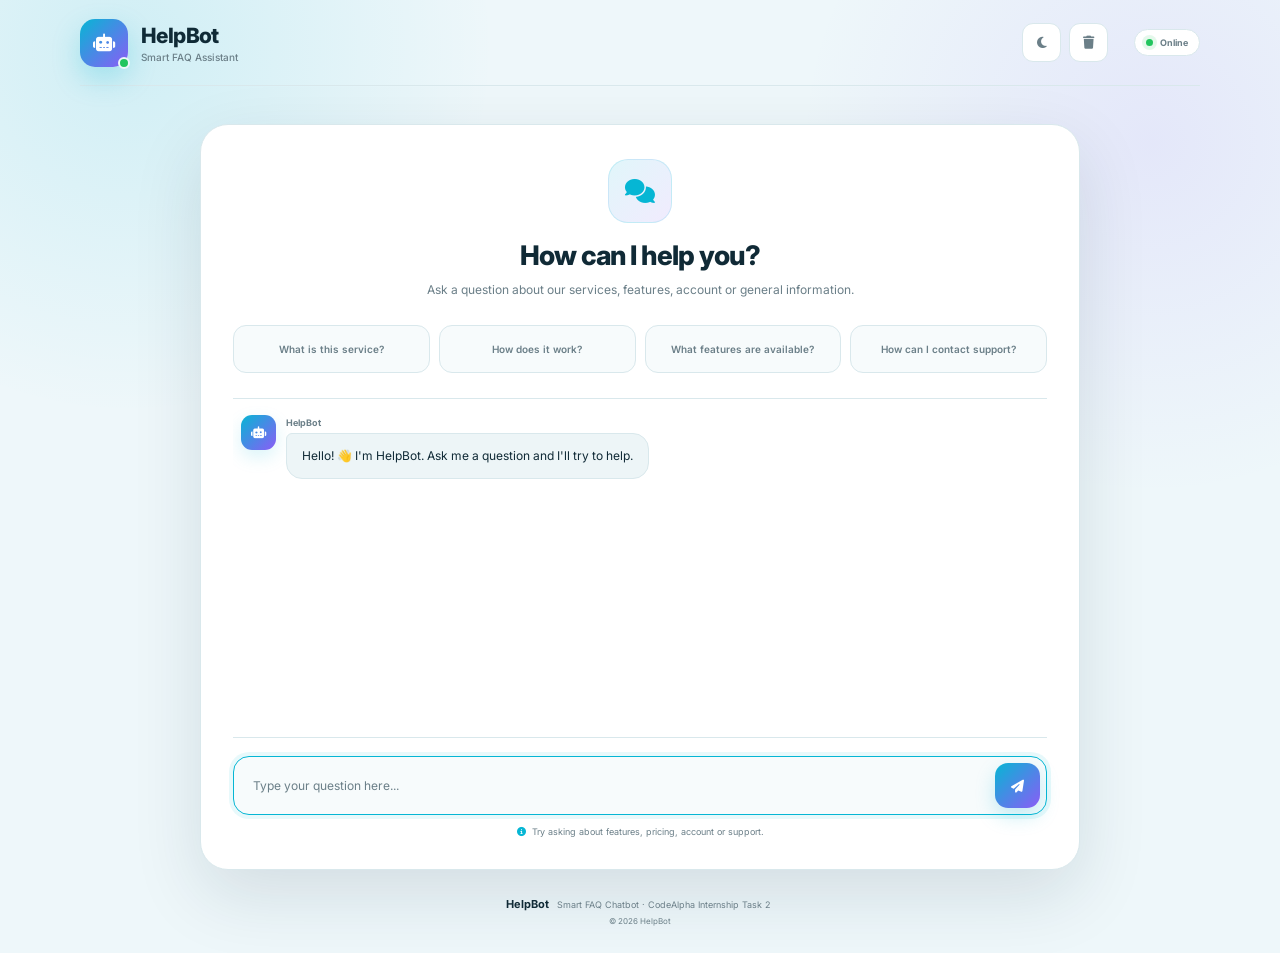
<file: CodeAlpha_FAQ_Chatbot/Index.html>
<!DOCTYPE html>
<html lang="en">

<head>
    <meta charset="UTF-8">
    <meta name="viewport" content="width=device-width, initial-scale=1.0">

    <title>HelpBot | Smart FAQ Assistant</title>

    <link rel="preconnect" href="https://fonts.googleapis.com">
    <link rel="preconnect" href="https://fonts.gstatic.com" crossorigin>

    <link href="https://fonts.googleapis.com/css2?family=Inter:wght@400;500;600;700;800&display=swap"
        rel="stylesheet">

    <link rel="stylesheet"
        href="https://cdnjs.cloudflare.com/ajax/libs/font-awesome/6.5.2/css/all.min.css">

    <link rel="stylesheet" href="style.css">
</head>

<body>

    <div class="app">

        <!-- ================= HEADER ================= -->

        <header class="header">

            <div class="brand">

                <div class="brand-icon">
                    <i class="fa-solid fa-robot"></i>
                </div>

                <div>
                    <h1>HelpBot</h1>
                    <span>Smart FAQ Assistant</span>
                </div>

            </div>


            <div class="header-actions">

                <button
                    id="themeBtn"
                    class="header-btn"
                    title="Toggle theme">

                    <i class="fa-solid fa-moon"></i>

                </button>

                <button
                    id="clearBtn"
                    class="header-btn"
                    title="Clear chat">

                    <i class="fa-solid fa-trash"></i>

                </button>

            </div>


            <div class="online-status">

                <span></span>

                Online

            </div>

        </header>


        <!-- ================= MAIN ================= -->

        <main class="chat-container">


            <!-- WELCOME -->

            <section class="welcome">

                <div class="welcome-icon">

                    <i class="fa-solid fa-comments"></i>

                </div>

                <h2>How can I help you?</h2>

                <p>
                    Ask a question about our services, features,
                    account or general information.
                </p>

            </section>


            <!-- QUICK QUESTIONS -->

            <div class="quick-questions">

                <button class="quick-btn">
                    What is this service?
                </button>

                <button class="quick-btn">
                    How does it work?
                </button>

                <button class="quick-btn">
                    What features are available?
                </button>

                <button class="quick-btn">
                    How can I contact support?
                </button>

            </div>


            <!-- CHAT -->

            <div
                class="chat-messages"
                id="chatMessages">


                <!-- DEFAULT BOT MESSAGE -->

                <div class="message bot-message">

                    <div class="avatar">

                        <i class="fa-solid fa-robot"></i>

                    </div>


                    <div class="message-content">

                        <span class="message-name">
                            HelpBot
                        </span>

                        <div class="bubble">

                            Hello! 👋 I'm HelpBot.
                            Ask me a question and I'll try to help.

                        </div>

                    </div>

                </div>

            </div>


            <!-- TYPING INDICATOR -->

            <div
                class="typing"
                id="typingIndicator">

                <span></span>
                <span></span>
                <span></span>

                <small>
                    HelpBot is typing...
                </small>

            </div>


            <!-- INPUT -->

            <div class="input-area">

                <input
                    type="text"
                    id="userInput"
                    placeholder="Type your question here..."
                    autocomplete="off">


                <button
                    id="sendBtn"
                    title="Send message">

                    <i class="fa-solid fa-paper-plane"></i>

                </button>

            </div>


            <!-- HINT -->

            <p class="hint">

                <i class="fa-solid fa-circle-info"></i>

                Try asking about features, pricing, account or support.

            </p>


        </main>


        <!-- ================= FOOTER ================= -->

        <footer>

            <strong>HelpBot</strong>

            <span>
                Smart FAQ Chatbot · CodeAlpha Internship Task 2
            </span>

            <small>
                © 2026 HelpBot
            </small>

        </footer>


    </div>


    <script src="script.js"></script>

</body>

</html>
</file>
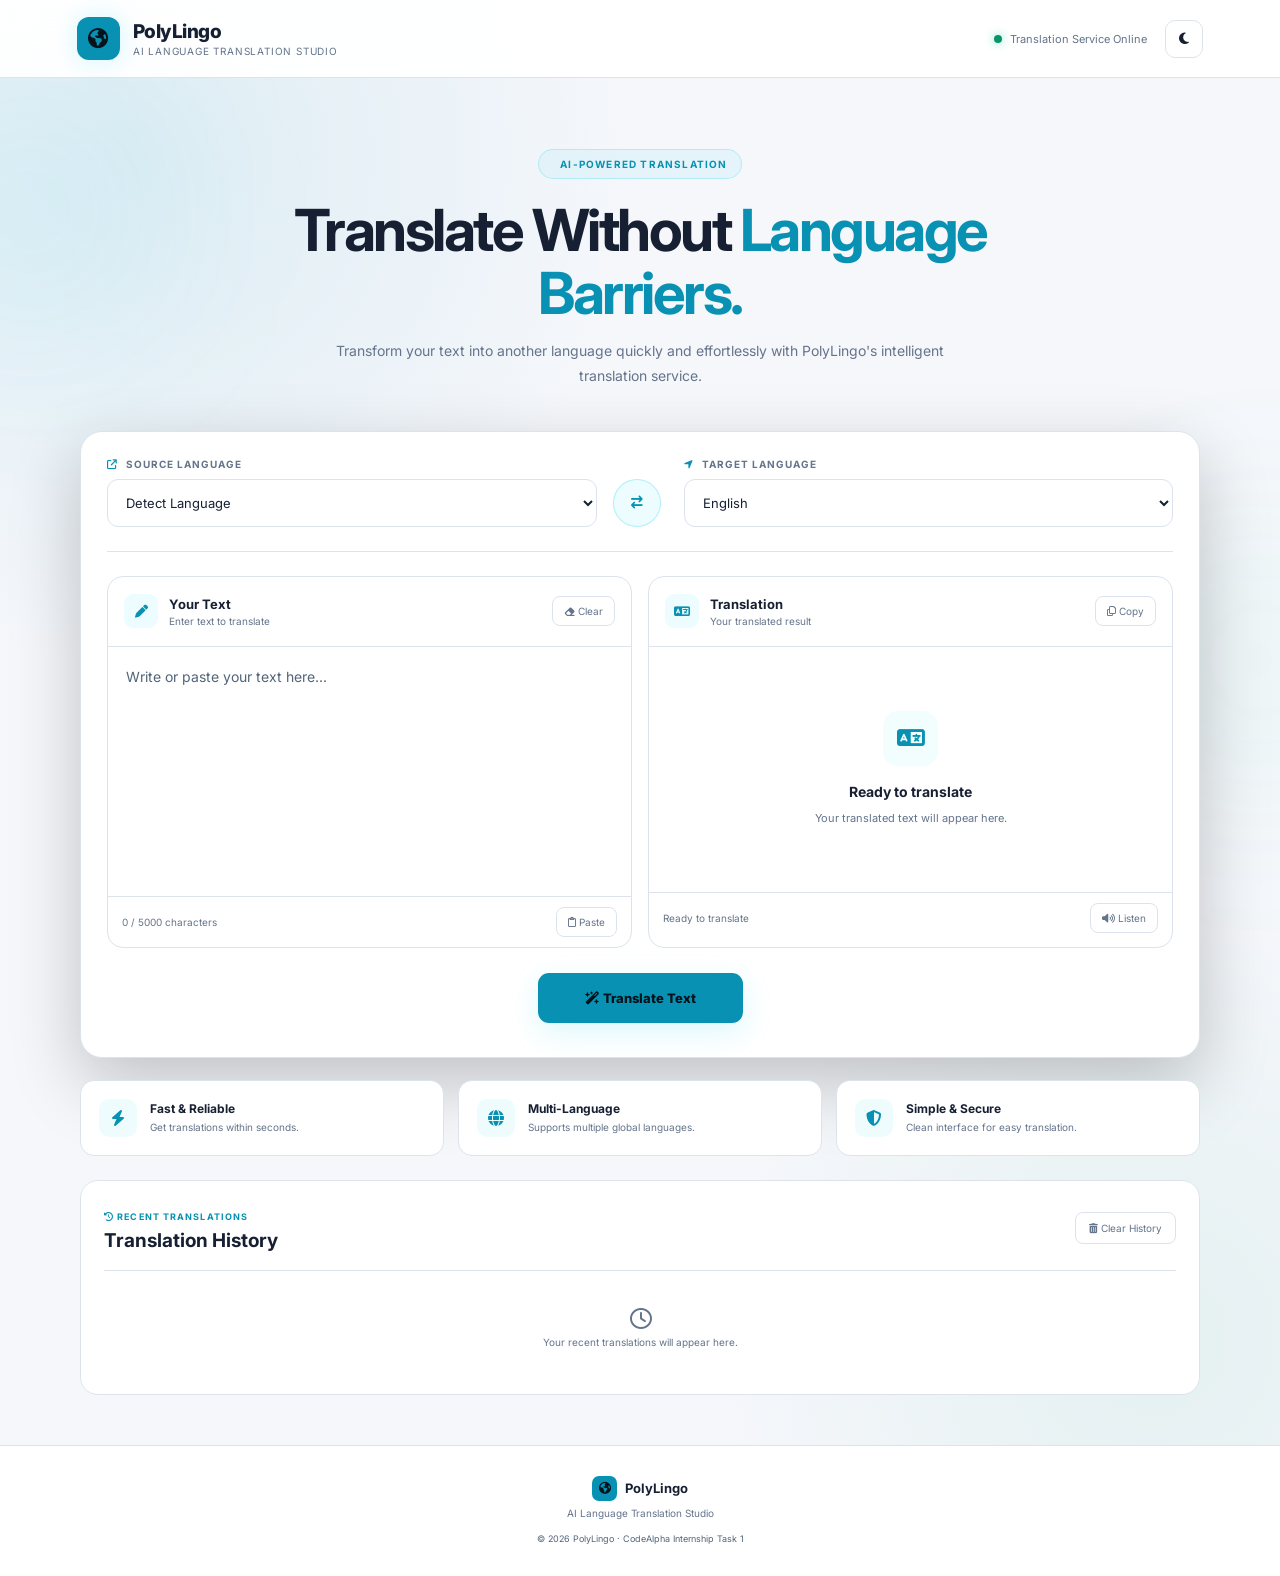
<file: CodeAlpha_Language_Translation_Tool/index.html>
<!DOCTYPE html>
<html lang="en">
<head>
    <meta charset="UTF-8">
    <meta name="viewport" content="width=device-width, initial-scale=1.0">

    <title>PolyLingo | AI Language Translation Studio</title>

    <link rel="preconnect" href="https://fonts.googleapis.com">
    <link rel="preconnect" href="https://fonts.gstatic.com" crossorigin>

    <link href="https://fonts.googleapis.com/css2?family=Inter:wght@400;500;600;700;800&display=swap"
          rel="stylesheet">

    <link rel="stylesheet"
          href="https://cdnjs.cloudflare.com/ajax/libs/font-awesome/6.5.2/css/all.min.css">

    <link rel="stylesheet" href="style.css">
</head>

<body>

    <!-- Background -->
    <div class="background-shape shape-one"></div>
    <div class="background-shape shape-two"></div>


    <!-- ================= HEADER ================= -->

    <header class="top-header">

        <div class="brand">

            <div class="brand-icon">
                <i class="fa-solid fa-earth-americas"></i>
            </div>

            <div class="brand-text">

                <h1>PolyLingo</h1>

                <span>
                    AI Language Translation Studio
                </span>

            </div>

        </div>


        <div class="header-actions">

            <div class="status">

                <span class="status-dot"></span>

                <span>
                    Translation Service Online
                </span>

            </div>


            <button
                class="icon-btn"
                id="themeToggle"
                title="Toggle Theme">

                <i class="fa-solid fa-moon"></i>

            </button>

        </div>

    </header>



    <!-- ================= MAIN ================= -->

    <main class="main-container">


        <!-- HERO -->

        <section class="hero-section">

            <div class="hero-badge">

                <i class="fa-solid fa-sparkles"></i>

                AI-POWERED TRANSLATION

            </div>


            <h2>

                Translate Without
                <span>Language Barriers.</span>

            </h2>


            <p>

                Transform your text into another language quickly and
                effortlessly with PolyLingo's intelligent translation service.

            </p>

        </section>



        <!-- ================= TRANSLATOR ================= -->

        <section class="translator-card">


            <!-- Language Selection -->

            <div class="language-bar">


                <div class="language-box">

                    <label for="sourceLanguage">

                        <i class="fa-solid fa-arrow-up-right-from-square"></i>

                        SOURCE LANGUAGE

                    </label>


                    <select id="sourceLanguage">

                        <option value="auto">
                            Detect Language
                        </option>

                        <option value="en">English</option>
                        <option value="mr">Marathi</option>
                        <option value="hi">Hindi</option>
                        <option value="gu">Gujarati</option>
                        <option value="bn">Bengali</option>
                        <option value="ta">Tamil</option>
                        <option value="te">Telugu</option>
                        <option value="kn">Kannada</option>
                        <option value="ml">Malayalam</option>
                        <option value="pa">Punjabi</option>

                        <option value="fr">French</option>
                        <option value="de">German</option>
                        <option value="es">Spanish</option>
                        <option value="it">Italian</option>
                        <option value="pt">Portuguese</option>
                        <option value="ru">Russian</option>
                        <option value="ja">Japanese</option>
                        <option value="ko">Korean</option>
                        <option value="zh">Chinese</option>
                        <option value="ar">Arabic</option>

                    </select>

                </div>



                <!-- Swap -->

                <button
                    class="swap-btn"
                    id="swapLanguages"
                    title="Swap Languages">

                    <i class="fa-solid fa-arrow-right-arrow-left"></i>

                </button>



                <!-- Target -->

                <div class="language-box">

                    <label for="targetLanguage">

                        <i class="fa-solid fa-location-arrow"></i>

                        TARGET LANGUAGE

                    </label>


                    <select id="targetLanguage">

                        <option value="en">English</option>
                        <option value="mr">Marathi</option>
                        <option value="hi">Hindi</option>
                        <option value="gu">Gujarati</option>
                        <option value="bn">Bengali</option>
                        <option value="ta">Tamil</option>
                        <option value="te">Telugu</option>
                        <option value="kn">Kannada</option>
                        <option value="ml">Malayalam</option>
                        <option value="pa">Punjabi</option>

                        <option value="fr">French</option>
                        <option value="de">German</option>
                        <option value="es">Spanish</option>
                        <option value="it">Italian</option>
                        <option value="pt">Portuguese</option>
                        <option value="ru">Russian</option>
                        <option value="ja">Japanese</option>
                        <option value="ko">Korean</option>
                        <option value="zh">Chinese</option>
                        <option value="ar">Arabic</option>

                    </select>

                </div>

            </div>



            <!-- ================= WORKSPACE ================= -->

            <div class="translation-area">


                <!-- INPUT -->

                <div class="text-panel">


                    <div class="panel-header">

                        <div class="panel-title">

                            <div class="panel-icon">
                                <i class="fa-solid fa-pen"></i>
                            </div>

                            <div>

                                <strong>
                                    Your Text
                                </strong>

                                <small>
                                    Enter text to translate
                                </small>

                            </div>

                        </div>


                        <button
                            class="small-btn"
                            id="clearText">

                            <i class="fa-solid fa-eraser"></i>

                            Clear

                        </button>

                    </div>



                    <textarea
                        id="inputText"
                        maxlength="5000"
                        placeholder="Write or paste your text here..."></textarea>



                    <div class="panel-footer">

                        <span id="characterCount">
                            0 / 5000 characters
                        </span>


                        <button
                            class="small-btn"
                            id="pasteText">

                            <i class="fa-regular fa-clipboard"></i>

                            Paste

                        </button>

                    </div>

                </div>



                <!-- OUTPUT -->

                <div class="text-panel output-panel">


                    <div class="panel-header">

                        <div class="panel-title">

                            <div class="panel-icon">
                                <i class="fa-solid fa-language"></i>
                            </div>

                            <div>

                                <strong>
                                    Translation
                                </strong>

                                <small>
                                    Your translated result
                                </small>

                            </div>

                        </div>


                        <button
                            class="small-btn"
                            id="copyTranslation">

                            <i class="fa-regular fa-copy"></i>

                            Copy

                        </button>

                    </div>



                    <div
                        class="translation-result"
                        id="translationResult">


                        <div class="empty-state">

                            <div class="empty-icon">

                                <i class="fa-solid fa-language"></i>

                            </div>


                            <h3>
                                Ready to translate
                            </h3>


                            <p>

                                Your translated text will appear here.

                            </p>

                        </div>


                    </div>



                    <div class="panel-footer">

                        <span id="translationStatus">

                            Ready to translate

                        </span>


                        <button
                            class="small-btn"
                            id="speakTranslation">

                            <i class="fa-solid fa-volume-high"></i>

                            Listen

                        </button>

                    </div>

                </div>

            </div>



            <!-- ================= ACTION ================= -->

            <div class="translate-action">


                <button
                    class="translate-btn"
                    id="translateBtn">


                    <span class="btn-content">

                        <i class="fa-solid fa-wand-magic-sparkles"></i>

                        Translate Text

                    </span>


                    <span
                        class="loading-content"
                        id="loadingContent">

                        <i class="fa-solid fa-spinner fa-spin"></i>

                        Translating...

                    </span>


                </button>

            </div>



            <!-- ERROR -->

            <div
                class="error-message"
                id="errorMessage">

                <i class="fa-solid fa-circle-exclamation"></i>

                <span id="errorText">
                    Something went wrong.
                </span>

            </div>

        </section>



        <!-- ================= FEATURES ================= -->

        <section class="features-section">


            <div class="feature-card">

                <div class="feature-icon">

                    <i class="fa-solid fa-bolt"></i>

                </div>


                <div>

                    <h3>
                        Fast & Reliable
                    </h3>

                    <p>
                        Get translations within seconds.
                    </p>

                </div>

            </div>



            <div class="feature-card">

                <div class="feature-icon">

                    <i class="fa-solid fa-globe"></i>

                </div>


                <div>

                    <h3>
                        Multi-Language
                    </h3>

                    <p>
                        Supports multiple global languages.
                    </p>

                </div>

            </div>



            <div class="feature-card">

                <div class="feature-icon">

                    <i class="fa-solid fa-shield-halved"></i>

                </div>


                <div>

                    <h3>
                        Simple & Secure
                    </h3>

                    <p>
                        Clean interface for easy translation.
                    </p>

                </div>

            </div>


        </section>



        <!-- ================= HISTORY ================= -->

        <section class="history-section">


            <div class="section-heading">


                <div>

                    <span class="section-label">

                        <i class="fa-solid fa-clock-rotate-left"></i>

                        RECENT TRANSLATIONS

                    </span>


                    <h2>
                        Translation History
                    </h2>

                </div>


                <button
                    class="clear-history-btn"
                    id="clearHistory">

                    <i class="fa-solid fa-trash-can"></i>

                    Clear History

                </button>

            </div>



            <div
                class="history-list"
                id="historyList">


                <div class="history-empty">

                    <i class="fa-regular fa-clock"></i>

                    <p>
                        Your recent translations will appear here.
                    </p>

                </div>


            </div>

        </section>

    </main>



    <!-- ================= FOOTER ================= -->

    <footer class="footer">


        <div class="footer-brand">

            <div class="footer-logo">

                <i class="fa-solid fa-earth-americas"></i>

            </div>


            <strong>
                PolyLingo
            </strong>

        </div>


        <p>
            AI Language Translation Studio
        </p>


        <span>
            © 2026 PolyLingo · CodeAlpha Internship Task 1
        </span>

    </footer>



    <!-- JavaScript -->

    <script src="script.js"></script>

</body>

</html>
</file>
<file: CodeAlpha_FAQ_Chatbot/style.css>
/* ==========================================
   HelpBot - Modern FAQ Chatbot
   CodeAlpha Internship - Task 2
========================================== */

* {
    margin: 0;
    padding: 0;
    box-sizing: border-box;
}

:root {
    --primary: #06b6d4;
    --primary-dark: #0891b2;
    --accent: #8b5cf6;

    --bg: #eef7fa;
    --card: #ffffff;
    --surface: #f7fbfc;
    --surface-2: #edf5f7;

    --text: #102a36;
    --muted: #6b7f88;

    --border: #d9e8ec;
    --bot: #edf5f7;

    --shadow: 0 25px 70px rgba(16, 42, 54, 0.12);
}

body.dark {
    --bg: #071116;
    --card: #0d1b21;
    --surface: #102229;
    --surface-2: #142a32;

    --text: #edfaff;
    --muted: #91aab3;

    --border: #1e3942;
    --bot: #142b33;

    --shadow: 0 25px 70px rgba(0, 0, 0, 0.42);
}

body {
    min-height: 100vh;

    font-family: "Inter", sans-serif;

    background:
        radial-gradient(
            circle at 10% 5%,
            rgba(6, 182, 212, 0.13),
            transparent 25%
        ),
        radial-gradient(
            circle at 90% 15%,
            rgba(139, 92, 246, 0.10),
            transparent 25%
        ),
        var(--bg);

    color: var(--text);

    transition:
        background 0.3s ease,
        color 0.3s ease;
}

button,
input {
    font-family: inherit;
}

button {
    cursor: pointer;
}


/* ==========================================
   APP
========================================== */

.app {
    width: min(1120px, 94%);

    min-height: 100vh;

    margin: auto;

    display: flex;
    flex-direction: column;
}


/* ==========================================
   HEADER
========================================== */

.header {
    min-height: 86px;

    display: flex;
    align-items: center;

    position: relative;

    border-bottom: 1px solid var(--border);
}


/* BRAND */

.brand {
    display: flex;

    align-items: center;

    gap: 13px;
}

.brand-icon {
    width: 48px;
    height: 48px;

    display: flex;

    align-items: center;
    justify-content: center;

    border-radius: 15px;

    background:
        linear-gradient(
            135deg,
            var(--primary),
            var(--accent)
        );

    color: white;

    font-size: 18px;

    box-shadow:
        0 12px 28px rgba(6, 182, 212, 0.25);

    position: relative;
}

.brand-icon::after {
    content: "";

    position: absolute;

    width: 8px;
    height: 8px;

    right: -2px;
    bottom: -2px;

    border-radius: 50%;

    background: #22c55e;

    border: 2px solid var(--bg);
}

.brand h1 {
    font-size: 21px;

    font-weight: 800;

    letter-spacing: -0.6px;
}

.brand span {
    display: block;

    margin-top: 3px;

    color: var(--muted);

    font-size: 10px;

    font-weight: 500;
}


/* HEADER ACTIONS */

.header-actions {
    margin-left: auto;

    display: flex;

    align-items: center;

    gap: 8px;

    margin-right: 92px;
}

.header-btn {
    width: 39px;
    height: 39px;

    display: flex;

    align-items: center;
    justify-content: center;

    border: 1px solid var(--border);

    border-radius: 11px;

    background: var(--card);

    color: var(--muted);

    font-size: 13px;

    transition: 0.25s ease;
}

.header-btn:hover {
    color: var(--primary);

    border-color: var(--primary);

    transform: translateY(-2px);

    box-shadow:
        0 8px 20px rgba(6, 182, 212, 0.12);
}


/* ONLINE */

.online-status {
    position: absolute;

    right: 0;

    display: flex;

    align-items: center;

    gap: 7px;

    padding: 7px 11px;

    border: 1px solid var(--border);

    border-radius: 50px;

    background: var(--card);

    color: var(--muted);

    font-size: 9px;

    font-weight: 700;
}

.online-status span {
    width: 7px;
    height: 7px;

    border-radius: 50%;

    background: #22c55e;

    box-shadow:
        0 0 0 4px rgba(34, 197, 94, 0.12);
}


/* ==========================================
   CHAT CONTAINER
========================================== */

.chat-container {
    width: min(880px, 100%);

    margin: 38px auto 0;

    padding: 32px;

    background: rgba(255, 255, 255, 0.72);

    background-color: var(--card);

    border: 1px solid var(--border);

    border-radius: 28px;

    box-shadow: var(--shadow);

    transition:
        background 0.3s ease,
        border 0.3s ease;
}


/* ==========================================
   WELCOME
========================================== */

.welcome {
    text-align: center;

    padding: 2px 10px 25px;
}

.welcome-icon {
    width: 64px;
    height: 64px;

    margin: 0 auto 16px;

    display: flex;

    align-items: center;
    justify-content: center;

    border-radius: 20px;

    background:
        linear-gradient(
            135deg,
            rgba(6, 182, 212, 0.12),
            rgba(139, 92, 246, 0.12)
        );

    border: 1px solid rgba(6, 182, 212, 0.15);

    color: var(--primary);

    font-size: 24px;

    animation: floatIcon 3s ease-in-out infinite;
}

@keyframes floatIcon {
    0%,
    100% {
        transform: translateY(0);
    }

    50% {
        transform: translateY(-5px);
    }
}

.welcome h2 {
    font-size: 27px;

    font-weight: 800;

    letter-spacing: -1px;

    margin-bottom: 8px;
}

.welcome p {
    max-width: 540px;

    margin: auto;

    color: var(--muted);

    font-size: 12px;

    line-height: 1.7;
}


/* ==========================================
   QUICK QUESTIONS
========================================== */

.quick-questions {
    display: grid;

    grid-template-columns:
        repeat(4, 1fr);

    gap: 9px;

    margin-bottom: 25px;
}

.quick-btn {
    min-height: 48px;

    padding: 9px 11px;

    border: 1px solid var(--border);

    border-radius: 13px;

    background: var(--surface);

    color: var(--muted);

    font-size: 10px;

    font-weight: 600;

    line-height: 1.4;

    transition:
        transform 0.25s ease,
        border 0.25s ease,
        color 0.25s ease,
        background 0.25s ease;
}

.quick-btn:hover {
    transform: translateY(-3px);

    border-color: var(--primary);

    color: var(--primary);

    background:
        rgba(6, 182, 212, 0.07);

    box-shadow:
        0 8px 20px rgba(6, 182, 212, 0.10);
}


/* ==========================================
   CHAT MESSAGES
========================================== */

.chat-messages {
    min-height: 340px;

    max-height: 440px;

    overflow-y: auto;

    padding: 16px 8px;

    display: flex;

    flex-direction: column;

    gap: 20px;

    border-top: 1px solid var(--border);

    border-bottom: 1px solid var(--border);

    scroll-behavior: smooth;
}

.chat-messages::-webkit-scrollbar {
    width: 5px;
}

.chat-messages::-webkit-scrollbar-track {
    background: transparent;
}

.chat-messages::-webkit-scrollbar-thumb {
    background: var(--border);

    border-radius: 20px;
}


/* ==========================================
   MESSAGE
========================================== */

.message {
    display: flex;

    align-items: flex-start;

    gap: 10px;

    max-width: 78%;

    animation:
        messageIn 0.3s ease;
}

@keyframes messageIn {
    from {
        opacity: 0;

        transform:
            translateY(8px)
            scale(0.98);
    }

    to {
        opacity: 1;

        transform:
            translateY(0)
            scale(1);
    }
}

.bot-message {
    align-self: flex-start;
}

.user-message {
    align-self: flex-end;

    flex-direction: row-reverse;
}


/* ==========================================
   AVATAR
========================================== */

.avatar {
    width: 35px;
    height: 35px;

    flex-shrink: 0;

    display: flex;

    align-items: center;
    justify-content: center;

    border-radius: 11px;

    background:
        linear-gradient(
            135deg,
            var(--primary),
            var(--accent)
        );

    color: white;

    font-size: 12px;

    box-shadow:
        0 7px 18px rgba(6, 182, 212, 0.15);
}

.user-message .avatar {
    background: var(--surface-2);

    color: var(--text);

    border: 1px solid var(--border);

    box-shadow: none;
}


/* ==========================================
   MESSAGE CONTENT
========================================== */

.message-content {
    min-width: 0;
}

.message-name {
    display: block;

    margin: 2px 0 5px;

    color: var(--muted);

    font-size: 9px;

    font-weight: 700;
}


/* ==========================================
   BUBBLE
========================================== */

.bubble {
    padding: 12px 15px;

    border-radius:
        6px 16px 16px 16px;

    background: var(--bot);

    border: 1px solid var(--border);

    color: var(--text);

    font-size: 12px;

    line-height: 1.65;

    word-wrap: break-word;
}

.user-message .bubble {
    border-radius:
        16px 6px 16px 16px;

    border: none;

    background:
        linear-gradient(
            135deg,
            var(--primary),
            var(--accent)
        );

    color: white;

    box-shadow:
        0 8px 20px rgba(6, 182, 212, 0.16);
}


/* ==========================================
   TYPING INDICATOR
========================================== */

.typing {
    display: none;

    align-items: center;

    gap: 4px;

    margin:
        10px 0
        10px 45px;
}

.typing span {
    width: 6px;
    height: 6px;

    border-radius: 50%;

    background: var(--primary);

    animation:
        typing 1.2s infinite;
}

.typing span:nth-child(2) {
    animation-delay: 0.15s;
}

.typing span:nth-child(3) {
    animation-delay: 0.3s;
}

@keyframes typing {
    0%,
    60%,
    100% {
        transform: translateY(0);

        opacity: 0.35;
    }

    30% {
        transform: translateY(-5px);

        opacity: 1;
    }
}

.typing small {
    margin-left: 6px;

    color: var(--muted);

    font-size: 9px;
}


/* ==========================================
   INPUT AREA
========================================== */

.input-area {
    display: flex;

    align-items: center;

    gap: 9px;

    margin-top: 18px;

    padding: 6px;

    border: 1px solid var(--border);

    border-radius: 16px;

    background: var(--surface);

    transition:
        border 0.25s ease,
        box-shadow 0.25s ease;
}

.input-area:focus-within {
    border-color: var(--primary);

    box-shadow:
        0 0 0 4px
        rgba(6, 182, 212, 0.09);
}

.input-area input {
    flex: 1;

    height: 45px;

    padding: 0 13px;

    border: none;

    outline: none;

    background: transparent;

    color: var(--text);

    font-size: 12px;
}

.input-area input::placeholder {
    color: var(--muted);
}

.input-area button {
    width: 45px;
    height: 45px;

    flex-shrink: 0;

    border: none;

    border-radius: 13px;

    background:
        linear-gradient(
            135deg,
            var(--primary),
            var(--accent)
        );

    color: white;

    font-size: 13px;

    box-shadow:
        0 8px 20px
        rgba(6, 182, 212, 0.22);

    transition:
        transform 0.25s ease,
        box-shadow 0.25s ease;
}

.input-area button:hover {
    transform:
        translateY(-2px)
        scale(1.03);

    box-shadow:
        0 12px 25px
        rgba(6, 182, 212, 0.28);
}

.input-area button:active {
    transform: scale(0.96);
}


/* ==========================================
   HINT
========================================== */

.hint {
    margin-top: 11px;

    text-align: center;

    color: var(--muted);

    font-size: 9px;
}

.hint i {
    margin-right: 3px;

    color: var(--primary);
}


/* ==========================================
   FOOTER
========================================== */

footer {
    margin-top: auto;

    padding: 27px 10px;

    text-align: center;

    color: var(--muted);

    font-size: 9px;
}

footer strong {
    color: var(--text);

    font-size: 11px;
}

footer span {
    margin: 0 5px;
}

footer small {
    display: block;

    margin-top: 5px;

    font-size: 8px;
}


/* ==========================================
   DARK MODE TRANSITION
========================================== */

.header,
.chat-container,
.quick-btn,
.bubble,
.input-area,
.header-btn,
.online-status,
.avatar {
    transition:
        background 0.3s ease,
        color 0.3s ease,
        border-color 0.3s ease,
        box-shadow 0.3s ease;
}


/* ==========================================
   RESPONSIVE
========================================== */

@media (max-width: 800px) {

    .quick-questions {
        grid-template-columns:
            repeat(2, 1fr);
    }

    .chat-container {
        padding: 25px;
    }

    .header-actions {
        margin-right: 82px;
    }
}


@media (max-width: 600px) {

    .app {
        width: 94%;
    }

    .header {
        min-height: 75px;
    }

    .brand h1 {
        font-size: 19px;
    }

    .online-status {
        display: none;
    }

    .header-actions {
        margin-right: 0;
    }

    .chat-container {
        margin-top: 24px;

        padding: 18px;

        border-radius: 21px;
    }

    .welcome h2 {
        font-size: 23px;
    }

    .welcome p {
        font-size: 11px;
    }

    .quick-questions {
        grid-template-columns:
            1fr 1fr;

        gap: 7px;
    }

    .quick-btn {
        font-size: 9px;

        min-height: 45px;
    }

    .chat-messages {
        min-height: 300px;

        max-height: 390px;

        padding: 13px 4px;
    }

    .message {
        max-width: 90%;
    }
}


@media (max-width: 430px) {

    .brand-icon {
        width: 42px;
        height: 42px;

        border-radius: 13px;
    }

    .brand h1 {
        font-size: 17px;
    }

    .brand span {
        font-size: 8px;
    }

    .header-btn {
        width: 36px;
        height: 36px;
    }

    .chat-container {
        padding: 14px;
    }

    .welcome-icon {
        width: 54px;
        height: 54px;

        font-size: 21px;
    }

    .welcome h2 {
        font-size: 21px;
    }

    .quick-questions {
        grid-template-columns: 1fr;
    }

    .message {
        max-width: 94%;
    }

    .bubble {
        font-size: 11px;

        
        padding: 10px 12px;
    }

    .input-area input {
        font-size: 11px;
    }

    footer span {
        display: block;

        margin: 5px 0;
    }
}
</file>
<file: CodeAlpha_Language_Translation_Tool/style.css>
@import url('https://fonts.googleapis.com/css2?family=Inter:wght@400;500;600;700;800&display=swap');

* {
    margin: 0;
    padding: 0;
    box-sizing: border-box;
}

:root {
    --bg: #07111f;
    --bg2: #0b1728;
    --card: #101e30;
    --card2: #0d1929;
    --border: #20334a;
    --text: #f3f7fb;
    --muted: #8fa3b8;
    --primary: #22d3ee;
    --primary-dark: #0891b2;
    --green: #34d399;
    --danger: #fb7185;
}

html {
    scroll-behavior: smooth;
}

body {
    min-height: 100vh;
    font-family: "Inter", sans-serif;
    color: var(--text);
    background:
        radial-gradient(circle at 10% 10%, rgba(34,211,238,.10), transparent 28%),
        radial-gradient(circle at 90% 85%, rgba(52,211,153,.07), transparent 25%),
        var(--bg);
}

/* ================= BACKGROUND ================= */

.background-shape {
    position: fixed;
    border-radius: 50%;
    filter: blur(90px);
    pointer-events: none;
    z-index: -1;
}

.shape-one {
    width: 260px;
    height: 260px;
    background: rgba(34,211,238,.07);
    top: 80px;
    left: -100px;
}

.shape-two {
    width: 280px;
    height: 280px;
    background: rgba(52,211,153,.05);
    right: -120px;
    bottom: 100px;
}

/* ================= HEADER ================= */

.top-header {
    height: 78px;
    padding: 0 6%;
    display: flex;
    align-items: center;
    justify-content: space-between;
    background: rgba(7,17,31,.88);
    border-bottom: 1px solid var(--border);
    backdrop-filter: blur(18px);
    position: sticky;
    top: 0;
    z-index: 100;
}

.brand {
    display: flex;
    align-items: center;
    gap: 13px;
}

.brand-icon {
    width: 43px;
    height: 43px;
    display: flex;
    align-items: center;
    justify-content: center;
    border-radius: 12px;
    color: #06131d;
    background: var(--primary);
    font-size: 20px;
    box-shadow: 0 0 25px rgba(34,211,238,.20);
}

.brand-text h1 {
    font-size: 19px;
    font-weight: 800;
    letter-spacing: -.5px;
}

.brand-text span {
    display: block;
    margin-top: 2px;
    font-size: 10px;
    color: var(--muted);
    letter-spacing: .8px;
    text-transform: uppercase;
}

.header-actions {
    display: flex;
    align-items: center;
    gap: 18px;
}

.status {
    display: flex;
    align-items: center;
    gap: 8px;
    font-size: 11px;
    color: var(--muted);
}

.status-dot {
    width: 8px;
    height: 8px;
    border-radius: 50%;
    background: var(--green);
    box-shadow: 0 0 10px rgba(52,211,153,.7);
}

.icon-btn {
    width: 38px;
    height: 38px;
    border: 1px solid var(--border);
    border-radius: 10px;
    background: var(--card);
    color: var(--text);
    cursor: pointer;
    transition: .25s;
}

.icon-btn:hover {
    border-color: var(--primary);
    color: var(--primary);
    transform: translateY(-2px);
}

/* ================= MAIN ================= */

.main-container {
    width: min(1120px, 92%);
    margin: auto;
    padding: 70px 0 50px;
}

/* ================= HERO ================= */

.hero-section {
    text-align: center;
    max-width: 760px;
    margin: 0 auto 42px;
}

.hero-badge {
    display: inline-flex;
    align-items: center;
    gap: 8px;
    padding: 8px 13px;
    border: 1px solid rgba(34,211,238,.25);
    border-radius: 50px;
    background: rgba(34,211,238,.07);
    color: var(--primary);
    font-size: 10px;
    font-weight: 700;
    letter-spacing: 1.2px;
}

.hero-section h2 {
    margin: 20px 0 14px;
    font-size: clamp(36px, 5vw, 58px);
    line-height: 1.08;
    letter-spacing: -2.5px;
}

.hero-section h2 span {
    color: var(--primary);
}

.hero-section p {
    max-width: 620px;
    margin: auto;
    color: var(--muted);
    font-size: 14px;
    line-height: 1.8;
}

/* ================= TRANSLATOR CARD ================= */

.translator-card {
    padding: 26px;
    background: linear-gradient(145deg, #101e30, #0b1728);
    border: 1px solid var(--border);
    border-radius: 22px;
    box-shadow: 0 25px 70px rgba(0,0,0,.22);
}

/* ================= LANGUAGE BAR ================= */

.language-bar {
    display: grid;
    grid-template-columns: 1fr 55px 1fr;
    align-items: end;
    gap: 16px;
    padding-bottom: 24px;
    border-bottom: 1px solid var(--border);
}

.language-box label {
    display: block;
    margin-bottom: 9px;
    color: var(--muted);
    font-size: 10px;
    font-weight: 700;
    letter-spacing: 1px;
}

.language-box label i {
    color: var(--primary);
    margin-right: 5px;
}

.language-box select {
    width: 100%;
    height: 48px;
    padding: 0 14px;
    border: 1px solid var(--border);
    border-radius: 11px;
    background: #091523;
    color: var(--text);
    font-family: inherit;
    font-size: 13px;
    outline: none;
    cursor: pointer;
    transition: .25s;
}

.language-box select:focus {
    border-color: var(--primary);
    box-shadow: 0 0 0 3px rgba(34,211,238,.08);
}

.swap-btn {
    width: 48px;
    height: 48px;
    border: 1px solid rgba(34,211,238,.3);
    border-radius: 50%;
    background: rgba(34,211,238,.08);
    color: var(--primary);
    cursor: pointer;
    transition: .3s;
}

.swap-btn:hover {
    background: var(--primary);
    color: #06131d;
    transform: rotate(180deg);
}

/* ================= WORKSPACE ================= */

.translation-area {
    display: grid;
    grid-template-columns: 1fr 1fr;
    gap: 16px;
    margin-top: 24px;
}

.text-panel {
    min-width: 0;
    background: var(--card2);
    border: 1px solid var(--border);
    border-radius: 16px;
    overflow: hidden;
}

.panel-header {
    min-height: 70px;
    padding: 14px 16px;
    display: flex;
    align-items: center;
    justify-content: space-between;
    border-bottom: 1px solid var(--border);
}

.panel-title {
    display: flex;
    align-items: center;
    gap: 11px;
}

.panel-icon {
    width: 34px;
    height: 34px;
    display: flex;
    align-items: center;
    justify-content: center;
    border-radius: 9px;
    background: rgba(34,211,238,.08);
    color: var(--primary);
    font-size: 13px;
}

.panel-title strong {
    display: block;
    font-size: 13px;
}

.panel-title small {
    display: block;
    margin-top: 3px;
    color: var(--muted);
    font-size: 10px;
}

.small-btn {
    padding: 8px 11px;
    border: 1px solid var(--border);
    border-radius: 8px;
    background: transparent;
    color: var(--muted);
    font-family: inherit;
    font-size: 10px;
    cursor: pointer;
    transition: .2s;
}

.small-btn:hover {
    color: var(--primary);
    border-color: rgba(34,211,238,.45);
    background: rgba(34,211,238,.05);
}

textarea {
    width: 100%;
    height: 245px;
    padding: 18px;
    resize: none;
    border: none;
    outline: none;
    background: transparent;
    color: var(--text);
    font-family: inherit;
    font-size: 14px;
    line-height: 1.7;
}

textarea::placeholder {
    color: #52657a;
}

.panel-footer {
    min-height: 48px;
    padding: 10px 14px;
    display: flex;
    align-items: center;
    justify-content: space-between;
    border-top: 1px solid var(--border);
}

.panel-footer span {
    color: var(--muted);
    font-size: 10px;
}

/* ================= OUTPUT ================= */

.translation-result {
    height: 245px;
    padding: 18px;
    overflow-y: auto;
    color: #dbe7f1;
    font-size: 14px;
    line-height: 1.7;
}

.empty-state {
    height: 100%;
    display: flex;
    align-items: center;
    justify-content: center;
    flex-direction: column;
    text-align: center;
    color: var(--muted);
}

.empty-icon {
    width: 55px;
    height: 55px;
    margin-bottom: 14px;
    display: flex;
    align-items: center;
    justify-content: center;
    border-radius: 15px;
    background: rgba(34,211,238,.06);
    color: var(--primary);
    font-size: 22px;
}

.empty-state h3 {
    color: #dce8f2;
    font-size: 14px;
    margin-bottom: 5px;
}

.empty-state p {
    font-size: 11px;
}

/* ================= TRANSLATE BUTTON ================= */

.translate-action {
    display: flex;
    justify-content: center;
    padding: 25px 0 8px;
}

.translate-btn {
    min-width: 205px;
    height: 50px;
    padding: 0 24px;
    border: none;
    border-radius: 11px;
    background: var(--primary);
    color: #04131b;
    font-family: inherit;
    font-size: 13px;
    font-weight: 800;
    cursor: pointer;
    box-shadow: 0 10px 30px rgba(34,211,238,.15);
    transition: .25s;
}

.translate-btn:hover {
    background: #67e8f9;
    transform: translateY(-2px);
    box-shadow: 0 14px 35px rgba(34,211,238,.25);
}

.btn-content,
.loading-content {
    align-items: center;
    justify-content: center;
    gap: 8px;
}

.loading-content {
    display: none;
}

/* ================= ERROR ================= */

.error-message {
    display: none;
    align-items: center;
    gap: 8px;
    margin-top: 12px;
    padding: 11px 14px;
    border: 1px solid rgba(251,113,133,.25);
    border-radius: 9px;
    background: rgba(251,113,133,.06);
    color: var(--danger);
    font-size: 11px;
}

/* ================= FEATURES ================= */

.features-section {
    display: grid;
    grid-template-columns: repeat(3, 1fr);
    gap: 14px;
    margin-top: 22px;
}

.feature-card {
    display: flex;
    align-items: center;
    gap: 13px;
    padding: 18px;
    border: 1px solid var(--border);
    border-radius: 14px;
    background: rgba(16,30,48,.55);
    transition: .25s;
}

.feature-card:hover {
    transform: translateY(-3px);
    border-color: rgba(34,211,238,.3);
}

.feature-icon {
    width: 38px;
    height: 38px;
    flex-shrink: 0;
    display: flex;
    align-items: center;
    justify-content: center;
    border-radius: 10px;
    background: rgba(34,211,238,.07);
    color: var(--primary);
}

.feature-card h3 {
    font-size: 12px;
    margin-bottom: 4px;
}

.feature-card p {
    color: var(--muted);
    font-size: 10px;
    line-height: 1.5;
}

/* ================= HISTORY ================= */

.history-section {
    margin-top: 24px;
    padding: 23px;
    border: 1px solid var(--border);
    border-radius: 18px;
    background: rgba(16,30,48,.55);
}

.section-heading {
    display: flex;
    align-items: center;
    justify-content: space-between;
    padding-bottom: 18px;
    border-bottom: 1px solid var(--border);
}

.section-label {
    color: var(--primary);
    font-size: 9px;
    font-weight: 700;
    letter-spacing: 1.1px;
}

.section-heading h2 {
    margin-top: 5px;
    font-size: 19px;
}

.clear-history-btn {
    padding: 9px 13px;
    border: 1px solid var(--border);
    border-radius: 8px;
    background: transparent;
    color: var(--muted);
    font-family: inherit;
    font-size: 10px;
    cursor: pointer;
}

.clear-history-btn:hover {
    color: var(--danger);
    border-color: rgba(251,113,133,.35);
}

.history-list {
    padding-top: 15px;
}

.history-empty {
    min-height: 85px;
    display: flex;
    align-items: center;
    justify-content: center;
    flex-direction: column;
    gap: 7px;
    color: var(--muted);
}

.history-empty i {
    font-size: 21px;
}

.history-empty p {
    font-size: 10px;
}

/* ================= FOOTER ================= */

.footer {
    padding: 30px 15px;
    border-top: 1px solid var(--border);
    text-align: center;
    background: rgba(5,13,24,.65);
}

.footer-brand {
    display: inline-flex;
    align-items: center;
    gap: 8px;
    margin-bottom: 6px;
}

.footer-logo {
    width: 25px;
    height: 25px;
    display: flex;
    align-items: center;
    justify-content: center;
    border-radius: 7px;
    background: var(--primary);
    color: #06131d;
    font-size: 12px;
}

.footer-brand strong {
    font-size: 13px;
}

.footer p {
    color: var(--muted);
    font-size: 10px;
    margin-bottom: 7px;
}

.footer > span {
    color: #52657a;
    font-size: 9px;
}

/* ================= SCROLLBAR ================= */

::-webkit-scrollbar {
    width: 6px;
}

::-webkit-scrollbar-track {
    background: #091523;
}

::-webkit-scrollbar-thumb {
    background: #294159;
    border-radius: 20px;
}

::-webkit-scrollbar-thumb:hover {
    background: var(--primary);
}

/* ================= RESPONSIVE ================= */

@media (max-width: 850px) {

    .main-container {
        padding-top: 45px;
    }

    .translation-area {
        grid-template-columns: 1fr;
    }

    .features-section {
        grid-template-columns: 1fr;
    }

    .language-bar {
        grid-template-columns: 1fr;
    }

    .swap-btn {
        justify-self: center;
    }

    .hero-section h2 {
        font-size: 42px;
    }
}

@media (max-width: 600px) {

    .top-header {
        padding: 0 4%;
    }

    .status {
        display: none;
    }

    .main-container {
        width: 94%;
        padding-top: 35px;
    }

    .hero-section h2 {
        font-size: 34px;
        letter-spacing: -1.5px;
    }

    .hero-section p {
        font-size: 12px;
    }

    .translator-card {
        padding: 15px;
        border-radius: 16px;
    }

    .panel-header {
        padding: 12px;
    }

    textarea,
    .translation-result {
        height: 200px;
    }

    .section-heading {
        align-items: flex-start;
        gap: 12px;
        flex-direction: column;
    }
}

@media (max-width: 400px) {

    .brand-text span {
        display: none;
    }

    .brand-text h1 {
        font-size: 17px;
    }

    .hero-section h2 {
        font-size: 29px;
    }

    .translate-btn {
        width: 100%;
    }
}
/* ==========================================
   DARK / LIGHT THEME FIX
   ========================================== */

/* LIGHT MODE */
body:not(.dark) {
    --bg: #f5f7fb;
    --bg2: #ffffff;
    --card: #ffffff;
    --card2: #f8fafc;
    --border: #dce3ec;
    --text: #172033;
    --muted: #64748b;
    --primary: #0891b2;
    --primary-dark: #0e7490;
    --green: #059669;
    --danger: #e11d48;

    background:
        radial-gradient(circle at 10% 10%, rgba(8,145,178,.10), transparent 28%),
        radial-gradient(circle at 90% 85%, rgba(5,150,105,.07), transparent 25%),
        var(--bg);
    color: var(--text);
}

body:not(.dark) .top-header {
    background: rgba(255,255,255,.94);
    border-color: var(--border);
}

body:not(.dark) .brand-text h1 {
    color: #172033;
}

body:not(.dark) .brand-text span {
    color: #64748b;
}

body:not(.dark) .translator-card {
    background: #ffffff;
    border-color: var(--border);
}

body:not(.dark) .language-box select {
    background: #ffffff;
    color: #172033;
    border-color: var(--border);
}

body:not(.dark) .text-panel {
    background: #ffffff;
    border-color: var(--border);
}

body:not(.dark) textarea {
    color: #172033;
    background: #ffffff;
}

body:not(.dark) .translation-result {
    color: #334155;
    background: #ffffff;
}

body:not(.dark) .empty-state h3 {
    color: #172033;
}

body:not(.dark) .feature-card {
    background: #ffffff;
    border-color: var(--border);
}

body:not(.dark) .feature-card h3 {
    color: #172033;
}

body:not(.dark) .history-section {
    background: #ffffff;
    border-color: var(--border);
}

body:not(.dark) .section-heading h2 {
    color: #172033;
}

body:not(.dark) .footer {
    background: #ffffff;
    border-color: var(--border);
}

body:not(.dark) .footer-brand strong {
    color: #172033;
}


/* DARK MODE */
body.dark {
    --bg: #07111f;
    --bg2: #0b1728;
    --card: #101e30;
    --card2: #0d1929;
    --border: #20334a;
    --text: #f3f7fb;
    --muted: #8fa3b8;
    --primary: #22d3ee;
    --primary-dark: #0891b2;
    --green: #34d399;
    --danger: #fb7185;

    background:
        radial-gradient(circle at 10% 10%, rgba(34,211,238,.10), transparent 28%),
        radial-gradient(circle at 90% 85%, rgba(52,211,153,.07), transparent 25%),
        var(--bg);
}


/* SMOOTH TRANSITION */
body,
.top-header,
.translator-card,
.text-panel,
.language-box select,
.feature-card,
.history-section,
.footer,
.icon-btn,
.small-btn,
textarea,
.translation-result {
    transition:
        background .3s ease,
        color .3s ease,
        border-color .3s ease;
}
</file>
